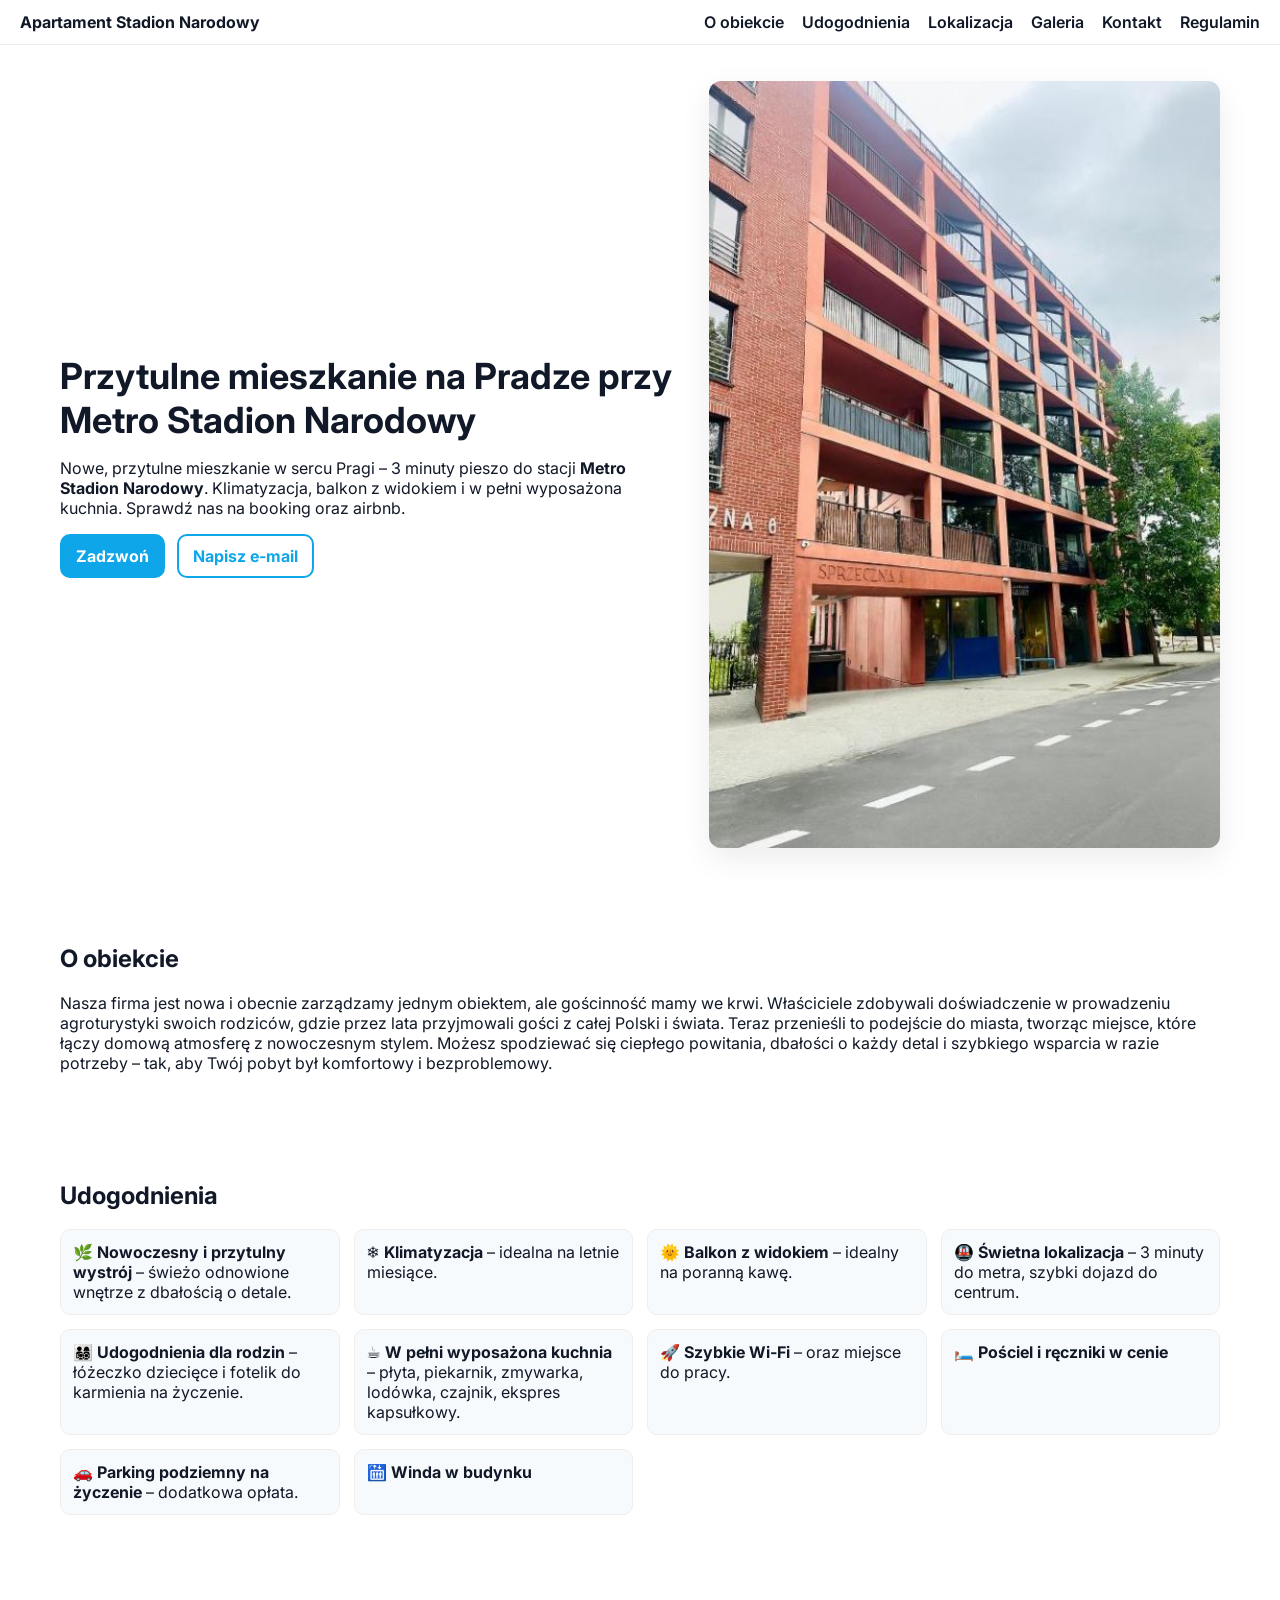
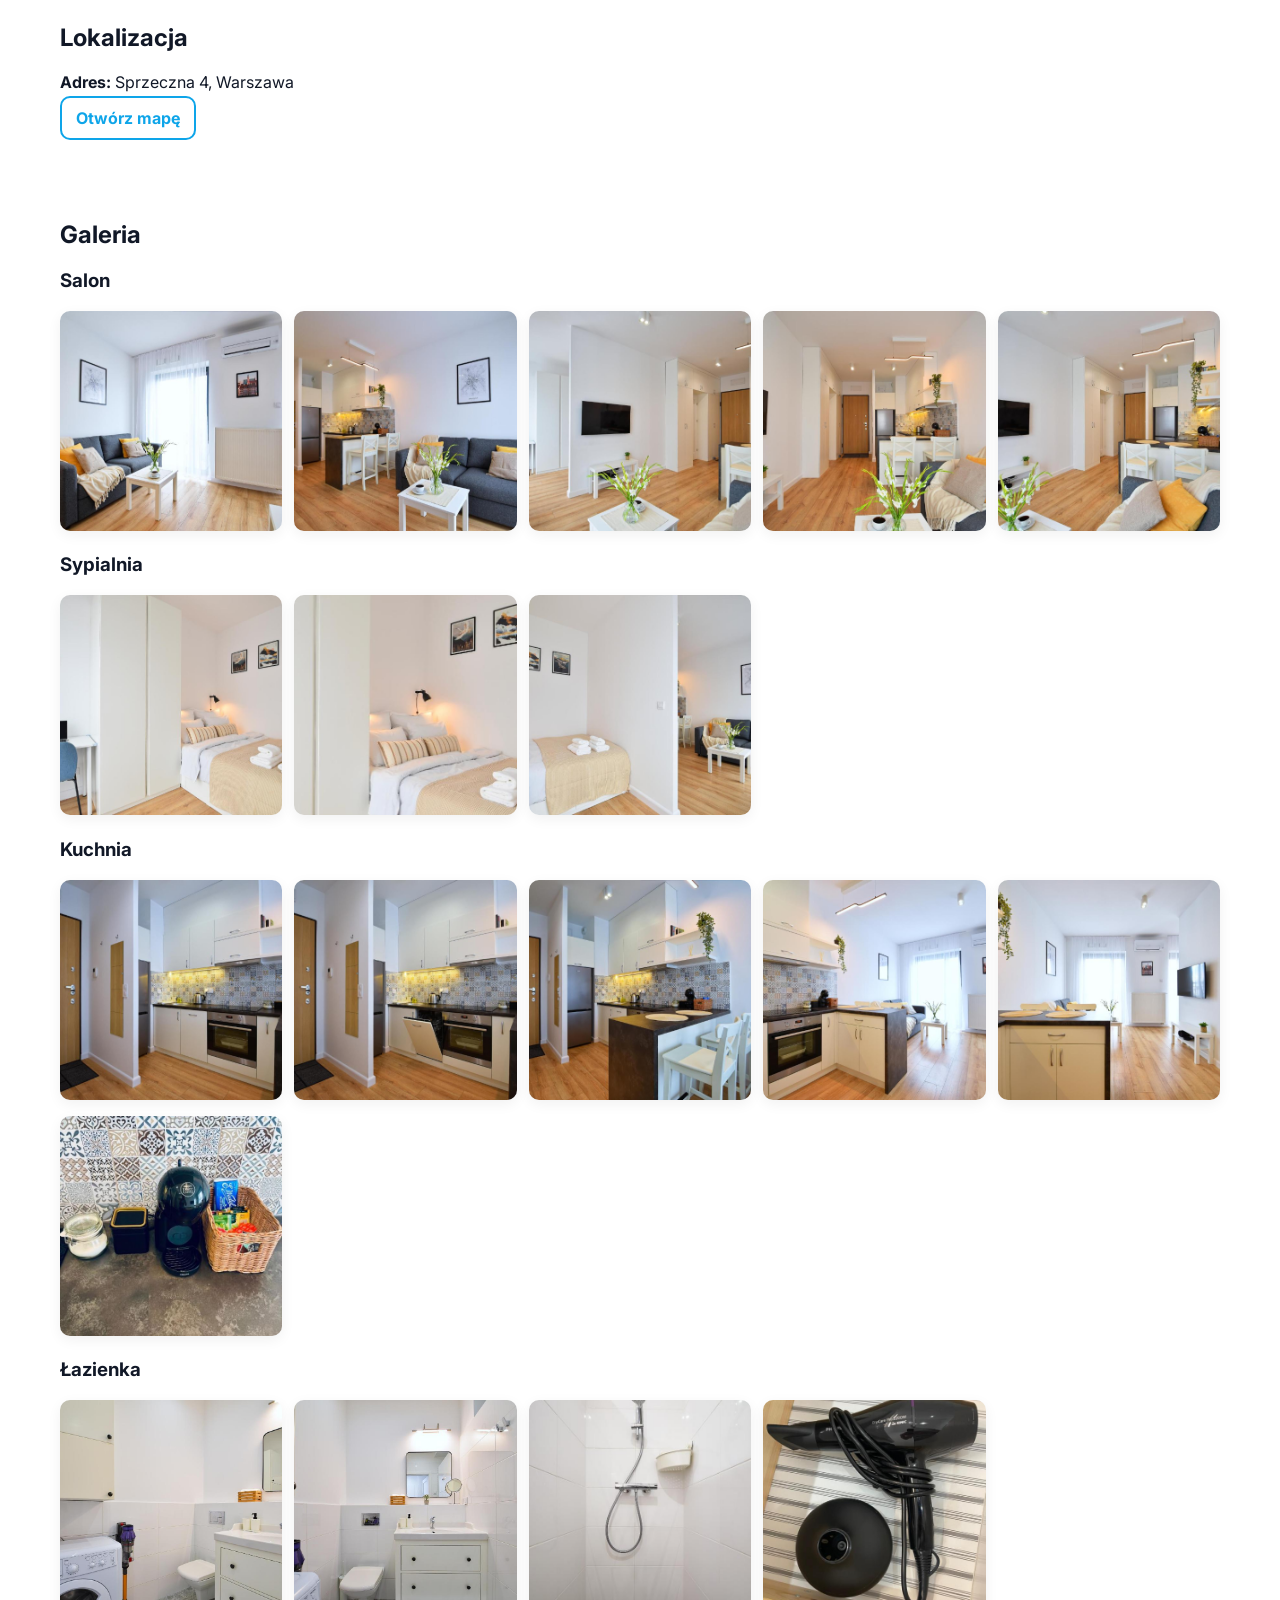
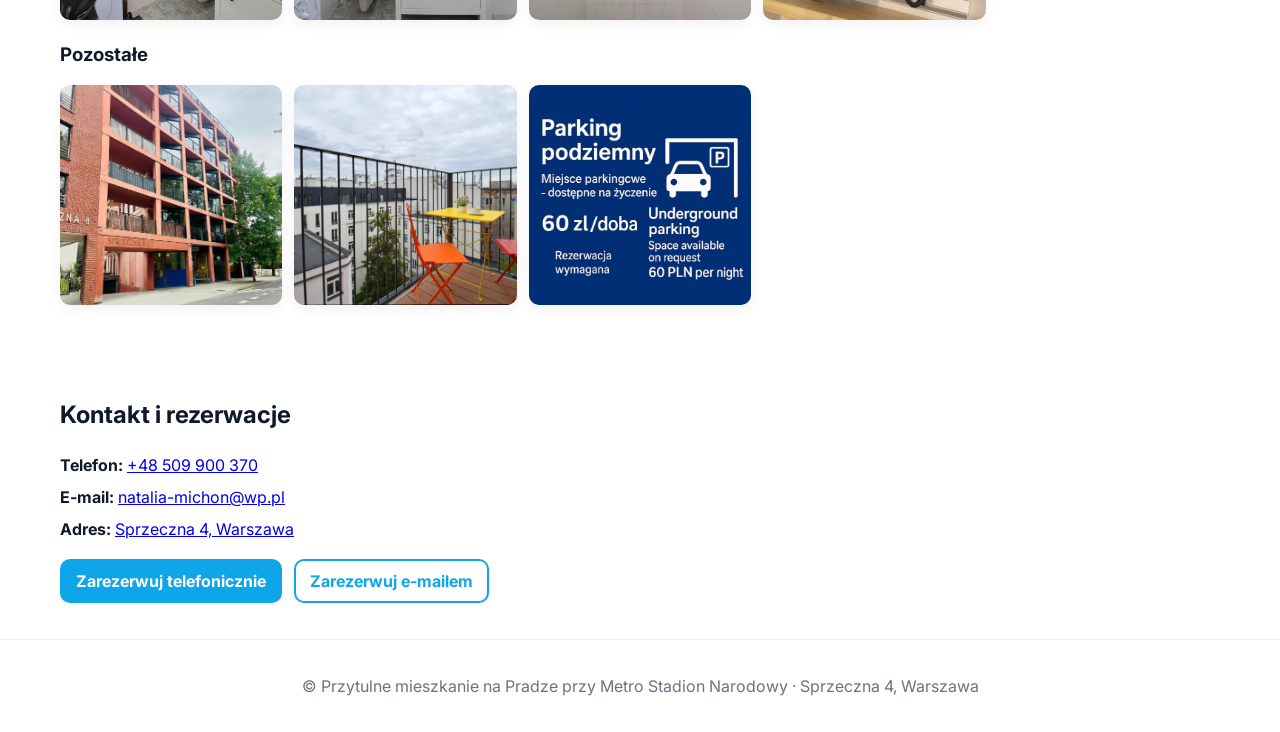
<file: index.html>
<!DOCTYPE html>
<html lang="pl">
<head>
  <meta charset="utf-8" />
  <meta name="viewport" content="width=device-width, initial-scale=1" />
  <title>Przytulne mieszkanie na Pradze przy Metro Stadion Narodowy</title>
  <meta name="description" content="Krótko- i średnioterminowy wynajem: nowoczesne, klimatyzowane mieszkanie z balkonem przy stacji Metro Stadion Narodowy." />
  <link rel="preconnect" href="https://fonts.googleapis.com"/>
  <link rel="preconnect" href="https://fonts.gstatic.com" crossorigin>
  <link href="https://fonts.googleapis.com/css2?family=Inter:wght@300;400;600;700&display=swap" rel="stylesheet" />
  <link rel="stylesheet" href="styles.css" />
  <script defer src="script.js"></script>
  <meta property="og:title" content="Przytulne mieszkanie na Pradze przy Metro Stadion Narodowy" />
  <meta property="og:type" content="website" />
  <meta property="og:description" content="Nowoczesny apartament z klimatyzacją, balkonem i świetną lokalizacją (3 min do metra)." />
  <meta property="og:locale" content="pl_PL" />
  <style>body{opacity:.001}.js-ready body{opacity:1;transition:opacity .2s ease}</style>
  <script>document.documentElement.classList.add('js-ready')</script>
</head>
<body>
  <header class="site-header">
    <div class="brand"><a href="index.html" class="brand__link" aria-label="Strona główna">Apartament Stadion Narodowy</a></div>
    <nav class="nav" aria-label="Główne">
      <button class="hamburger" aria-expanded="false" aria-controls="menu" aria-label="Otwórz menu">
        <span></span><span></span><span></span>
      </button>
      <ul id="menu" class="menu">
        <li><a href="#o-obre">O obiekcie</a></li>
        <li><a href="#udogodnienia">Udogodnienia</a></li>
		<li><a href="#lokalizacja">Lokalizacja</a></li>
		<li><a href="#galeria">Galeria</a></li>
        <li><a href="#kontakt">Kontakt</a></li>
		<li><a href="regulamin.html">Regulamin</a></li>
      </ul>
    </nav>
  </header>

  <section class="hero">
    <div class="hero__content">
      <h1>Przytulne mieszkanie na Pradze przy Metro Stadion Narodowy</h1>
      <p>Nowe, przytulne mieszkanie w sercu Pragi – 3 minuty pieszo do stacji <strong>Metro Stadion Narodowy</strong>. Klimatyzacja, balkon z widokiem i w pełni wyposażona kuchnia. Sprawdź nas na booking oraz airbnb.</p>
      <div class="cta">
        <a class="btn primary" href="tel:+48509900370">Zadzwoń</a>
        <a class="btn" href="mailto:natalia-michon@wp.pl">Napisz e‑mail</a>
      </div>
    </div>
    <div class="hero__image">
      <img src="img/outside01.jpg" alt="Elewacja budynku przy ul. Sprzecznej 4 w Warszawie" loading="eager"/>
    </div>
  </section>

  <main>
    <section id="o-obre" class="section">
      <h2>O obiekcie</h2>
      <p>Nasza firma jest nowa i obecnie zarządzamy jednym obiektem, ale gościnność mamy we krwi. Właściciele zdobywali doświadczenie w prowadzeniu agroturystyki swoich rodziców, gdzie przez lata przyjmowali gości z całej Polski i świata. Teraz przenieśli to podejście do miasta, tworząc miejsce, które łączy domową atmosferę z nowoczesnym stylem. Możesz spodziewać się ciepłego powitania, dbałości o każdy detal i szybkiego wsparcia w razie potrzeby – tak, aby Twój pobyt był komfortowy i bezproblemowy.</p>
    </section>
    <section id="udogodnienia" class="section">
      <h2>Udogodnienia</h2>
	  <div class="features">
        <div class="feature">🌿 <strong>Nowoczesny i przytulny wystrój</strong> – świeżo odnowione wnętrze z dbałością o detale.</div>
        <div class="feature">❄️ <strong>Klimatyzacja</strong> – idealna na letnie miesiące.</div>
        <div class="feature">🌞 <strong>Balkon z widokiem</strong> – idealny na poranną kawę.</div>
        <div class="feature">🚇 <strong>Świetna lokalizacja</strong> – 3 minuty do metra, szybki dojazd do centrum.</div>
        <div class="feature">👨‍👩‍👧‍👦 <strong>Udogodnienia dla rodzin</strong> – łóżeczko dziecięce i fotelik do karmienia na życzenie.</div>
        <div class="feature">☕ <strong>W pełni wyposażona kuchnia</strong> –  płyta, piekarnik, zmywarka, lodówka, czajnik, ekspres kapsułkowy.</div>
		<div class="feature">🚀 <strong>Szybkie Wi‑Fi</strong> – oraz miejsce do pracy.</div>
		<div class="feature">🛏️ <strong>Pościel i ręczniki w cenie</strong></div>
		<div class="feature">🚗 <strong>Parking podziemny na życzenie</strong> – dodatkowa opłata.</div>
		<div class="feature">🛗 <strong>Winda w budynku</strong></div>
      </div>
    </section>
	
	<section id="lokalizacja" class="section">
      <h2>Lokalizacja</h2>
      <p><strong>Adres:</strong> Sprzeczna 4, Warszawa</p>
      <a class="btn" target="_blank" rel="noopener" href="https://www.google.com/maps/search/?api=1&query=Sprzeczna%204%2C%20Warszawa">Otwórz mapę</a>
    </section>
	
    <section id="galeria" class="section">
      <h2>Galeria</h2>

      <h3>Salon</h3>
      <div class="gallery">
	  	<figure><img src='img/livingroom01.jpg' alt='Salon – 3' loading='lazy'/></figure>
		<figure><img src='img/livingroom_kitchen01.jpg' alt='Salon – 5' loading='lazy'/></figure>
		<figure><img src='img/livingroom02.jpg' alt='Salon – 1' loading='lazy'/></figure>
		<figure><img src='img/livingroom_kitchen03.jpg' alt='Salon – 2' loading='lazy'/></figure>
		<figure><img src='img/livingroom_kitchen02.jpg' alt='Salon – 4' loading='lazy'/></figure>
		
	  </div>

      <h3>Sypialnia</h3>
      <div class="gallery">
		<figure><img src='img/bedroom02.jpg' alt='Sypialnia – 1' loading='lazy'/></figure>
		<figure><img src='img/bedroom01.jpg' alt='Sypialnia – 2' loading='lazy'/></figure>
		<figure><img src='img/bedroom_kitchen01.jpg' alt='Sypialnia – 3' loading='lazy'/></figure>
	  </div>

      <h3>Kuchnia</h3>
      <div class="gallery">
		<figure><img src='img/kitchen02.jpg' alt='Kuchnia – 8' loading='lazy'/></figure>
		<figure><img src='img/kitchen03.jpg' alt='Kuchnia – 6' loading='lazy'/></figure>
		<figure><img src='img/kitchen01.jpg' alt='Kuchnia – 9' loading='lazy'/></figure>
		<figure><img src='img/kitchen04.jpg' alt='Kuchnia – 7' loading='lazy'/></figure>
		<figure><img src='img/kitchen05.jpg' alt='Kuchnia – 4' loading='lazy'/></figure>
		<figure><img src='img/kitchen06.jpg' alt='Kuchnia – 3' loading='lazy'/></figure>
	  </div>

      <h3>Łazienka</h3>
      <div class="gallery">
		<figure><img src='img/bathroom03.jpg' alt='Łazienka – 1' loading='lazy'/></figure>
		<figure><img src='img/bathroom02.jpg' alt='Łazienka – 2' loading='lazy'/></figure>
		<figure><img src='img/bathroom04.jpg' alt='Łazienka – 2' loading='lazy'/></figure>
		<figure><img src='img/bathroom05.jpg' alt='Łazienka – 1' loading='lazy'/></figure>
	  </div>

      <h3>Pozostałe</h3>
      <div class="gallery">
		<figure><img src='img/outside01.jpg' alt='Zdjęcie dodatkowe' loading='lazy'/></figure>
		<figure><img src='img/balcony01.jpg' alt='Zdjęcie dodatkowe' loading='lazy'/></figure>
		<figure><img src='img/parking01.jpg' alt='Zdjęcie dodatkowe' loading='lazy'/></figure>
	  </div>
      <div id="lightbox" class="lightbox" aria-hidden="true" role="dialog" aria-label="Podgląd zdjęcia">
        <button class="lightbox__close" aria-label="Zamknij">×</button>
        <img alt="Podgląd"/>
      </div>
    </section>


    <section id="kontakt" class="section">
      <h2>Kontakt i rezerwacje</h2>
      <ul class="contact">
        <li><strong>Telefon:</strong> <a href="tel:+48509900370">+48 509 900 370</a></li>
        <li><strong>E‑mail:</strong> <a href="mailto:natalia-michon@wp.pl">natalia-michon@wp.pl</a></li>
        <li><strong>Adres:</strong> <a href="https://www.google.com/maps/search/?api=1&query=Sprzeczna%204%2C%20Warszawa" target="_blank" rel="noopener">Sprzeczna 4, Warszawa</a></li>
      </ul>
      <div class="cta">
        <a class="btn primary" href="tel:+48509900370">Zarezerwuj telefonicznie</a>
        <a class="btn" href="mailto:natalia-michon@wp.pl?subject=Rezerwacja%20–%20Przytulne%20mieszkanie%20na%20Pradze%20przy%20Metro%20Stadion%20Narodowy">Zarezerwuj e‑mailem</a>
      </div>
    </section>
  </main>

  <footer class="footer">
    <p>© Przytulne mieszkanie na Pradze przy Metro Stadion Narodowy · Sprzeczna 4, Warszawa</p>
  </footer>
</body>
</html>
</file>
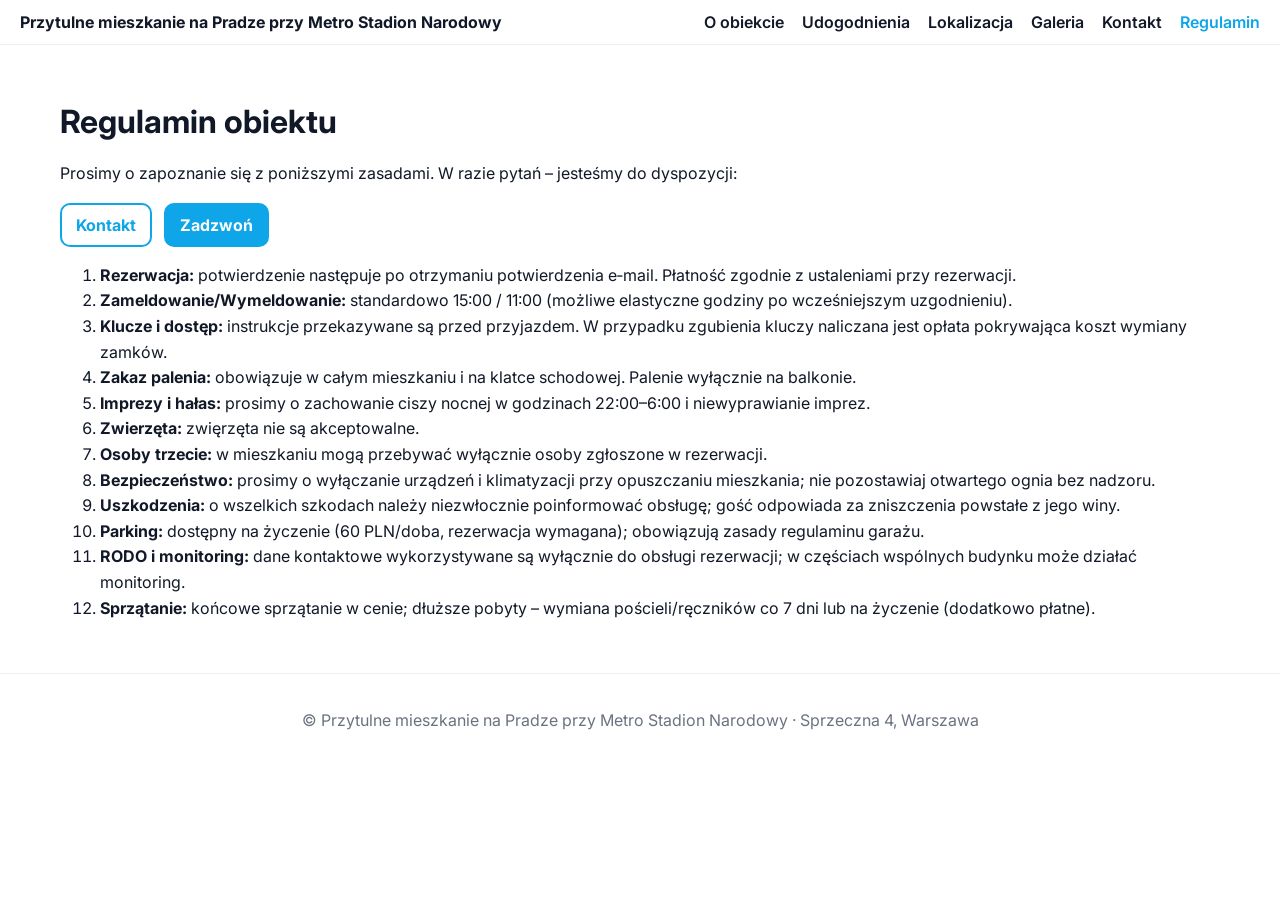
<file: regulamin.html>
<!DOCTYPE html>
<html lang="pl">
<head>
  <meta charset="utf-8" />
  <meta name="viewport" content="width=device-width, initial-scale=1" />
  <title>Regulamin – Przytulne mieszkanie na Pradze przy Metro Stadion Narodowy</title>
  <meta name="description" content="Regulamin obiektu – zasady rezerwacji, pobytu, bezpieczeństwa i płatności." />
  <link href="https://fonts.googleapis.com/css2?family=Inter:wght@300;400;600;700&display=swap" rel="stylesheet" />
  <link rel="stylesheet" href="styles.css" />
  <script defer src="script.js"></script>
</head>
<body>
  <header class="site-header">
    <div class="brand"><a href="index.html" class="brand__link" aria-label="Strona główna">Przytulne mieszkanie na Pradze przy Metro Stadion Narodowy</a></div>
    <nav class="nav" aria-label="Główne">
      <button class="hamburger" aria-expanded="false" aria-controls="menu" aria-label="Otwórz menu">
        <span></span><span></span><span></span>
      </button>
      <ul id="menu" class="menu">
        <li><a href="index.html#o-obre">O obiekcie</a></li>
		<li><a href="index.html#udogodnienia">Udogodnienia</a></li>
		<li><a href="index.html#lokalizacja">Lokalizacja</a></li>
        <li><a href="index.html#galeria">Galeria</a></li>
        <li><a href="index.html#kontakt">Kontakt</a></li>
		<li><a href="regulamin.html" aria-current="page">Regulamin</a></li>
      </ul>
    </nav>
  </header>

  <main class="section">
    <h1>Regulamin obiektu</h1>
    <p>Prosimy o zapoznanie się z poniższymi zasadami. W razie pytań – jesteśmy do dyspozycji:     <div class="cta" style="margin-top:20px">
      <a class="btn" href="index.html#kontakt">Kontakt</a>
      <a class="btn primary" href="tel:+48509900370">Zadzwoń</a>
    </div></p>

    <ol class="rules">
      <li><strong>Rezerwacja:</strong> potwierdzenie następuje po otrzymaniu potwierdzenia e‑mail. Płatność zgodnie z ustaleniami przy rezerwacji.</li>
      <li><strong>Zameldowanie/Wymeldowanie:</strong> standardowo 15:00 / 11:00 (możliwe elastyczne godziny po wcześniejszym uzgodnieniu).</li>
      <li><strong>Klucze i dostęp:</strong> instrukcje przekazywane są przed przyjazdem. W przypadku zgubienia kluczy naliczana jest opłata pokrywająca koszt wymiany zamków.</li>
      <li><strong>Zakaz palenia:</strong> obowiązuje w całym mieszkaniu i na klatce schodowej. Palenie wyłącznie na balkonie.</li>
      <li><strong>Imprezy i hałas:</strong> prosimy o zachowanie ciszy nocnej w godzinach 22:00–6:00 i niewyprawianie imprez.</li>
      <li><strong>Zwierzęta:</strong> zwięrzęta nie są akceptowalne.</li>
      <li><strong>Osoby trzecie:</strong> w mieszkaniu mogą przebywać wyłącznie osoby zgłoszone w rezerwacji.</li>
      <li><strong>Bezpieczeństwo:</strong> prosimy o wyłączanie urządzeń i klimatyzacji przy opuszczaniu mieszkania; nie pozostawiaj otwartego ognia bez nadzoru.</li>
      <li><strong>Uszkodzenia:</strong> o wszelkich szkodach należy niezwłocznie poinformować obsługę; gość odpowiada za zniszczenia powstałe z jego winy.</li>
      <li><strong>Parking:</strong> dostępny na życzenie (60 PLN/doba, rezerwacja wymagana); obowiązują zasady regulaminu garażu.</li>
      <li><strong>RODO i monitoring:</strong> dane kontaktowe wykorzystywane są wyłącznie do obsługi rezerwacji; w częściach wspólnych budynku może działać monitoring.</li>
      <li><strong>Sprzątanie:</strong> końcowe sprzątanie w cenie; dłuższe pobyty – wymiana pościeli/ręczników co 7 dni lub na życzenie (dodatkowo płatne).</li>
    </ol>



  </main>

  <footer class="footer">
    <p>© Przytulne mieszkanie na Pradze przy Metro Stadion Narodowy · Sprzeczna 4, Warszawa</p>
  </footer>
</body>
</html>
</file>
<file: styles.css>
:root{--bg:#0b1320;--ink:#111827;--muted:#6b7280;--brand:#0ea5e9;--brand-2:#22c55e;--paper:#ffffff;--paper-2:#f7fafc}
*{box-sizing:border-box}
html,body{margin:0;padding:0;font-family:Inter,system-ui,-apple-system,Segoe UI,Roboto,Arial,sans-serif;color:var(--ink);background:#fff}
.site-header{position:sticky;top:0;z-index:1000;display:flex;align-items:center;justify-content:space-between;background:rgba(255,255,255,.88);backdrop-filter:saturate(120%) blur(6px);padding:12px 20px;border-bottom:1px solid #eee}
.brand{font-weight:700}
.brand__link{color:inherit;text-decoration:none}
.menu{display:flex;gap:18px;list-style:none;margin:0;padding:0}
.menu a{color:var(--ink);text-decoration:none;font-weight:600}
.menu a[aria-current="page"]{color:var(--brand)}
.menu a:hover{color:var(--brand)}
.hamburger{display:inline-flex;flex-direction:column;gap:4px;background:none;border:0;cursor:pointer;padding:6px;margin-left:12px}
.hamburger span{display:block;width:24px;height:2px;background:var(--ink)}
@media(min-width:900px){.hamburger{display:none}}
@media(max-width:899px){.menu{position:fixed;inset:0 0 auto auto;width:100%;height:100dvh;background:#fff;flex-direction:column;align-items:center;justify-content:center;transform:translateX(100%);transition:transform .25s ease}.menu.open{transform:translateX(0)}.menu li{margin:10px 0}}
.hero{display:grid;grid-template-columns:1.1fr .9fr;gap:24px;align-items:center;padding:36px 20px;max-width:1200px;margin:0 auto}
.hero__image img{width:100%;height:auto;border-radius:12px;box-shadow:0 10px 30px rgba(0,0,0,.08)}
.hero__content h1{margin:0 0 10px 0;font-size:clamp(24px,4vw,36px)}
.cta{display:flex;gap:12px;flex-wrap:wrap;margin-top:14px}
.btn{border:2px solid var(--brand);padding:10px 14px;border-radius:10px;text-decoration:none;color:var(--brand);font-weight:700}
.btn.primary{background:var(--brand);color:#fff}
.section{max-width:1200px;margin:0 auto;padding:36px 20px}
.features{display:grid;grid-template-columns:repeat(auto-fit,minmax(240px,1fr));gap:14px;margin:16px 0}
.feature{background:var(--paper-2);border:1px solid #eee;border-radius:10px;padding:12px}
.parking img{max-width:440px;width:100%;height:auto;border-radius:10px}
.gallery{display:grid;grid-template-columns:repeat(auto-fill,minmax(220px,1fr));gap:12px}
.gallery figure{margin:0}
.gallery img{width:100%;height:220px;object-fit:cover;border-radius:10px;cursor:pointer;box-shadow:0 4px 14px rgba(0,0,0,.06)}
.lightbox{position:fixed;inset:0;display:none;align-items:center;justify-content:center;background:rgba(0,0,0,.7);z-index:2000;padding:20px}
.lightbox.open{display:flex}
.lightbox img{max-width:95vw;max-height:85vh;border-radius:10px;box-shadow:0 20px 50px rgba(0,0,0,.5)}
.lightbox__close{position:absolute;top:14px;right:18px;background:#fff;border:0;border-radius:50%;width:36px;height:36px;font-size:22px;cursor:pointer}
.amenities{columns:2;gap:30px}
@media(max-width:700px){.amenities{columns:1}.hero{grid-template-columns:1fr}.hero__image{order:-1}}
.rules{line-height:1.6}
.contact{list-style:none;padding:0;margin:0 0 10px 0;line-height:2}
.footer{border-top:1px solid #eee;padding:20px;text-align:center;color:var(--muted)}
</file>
